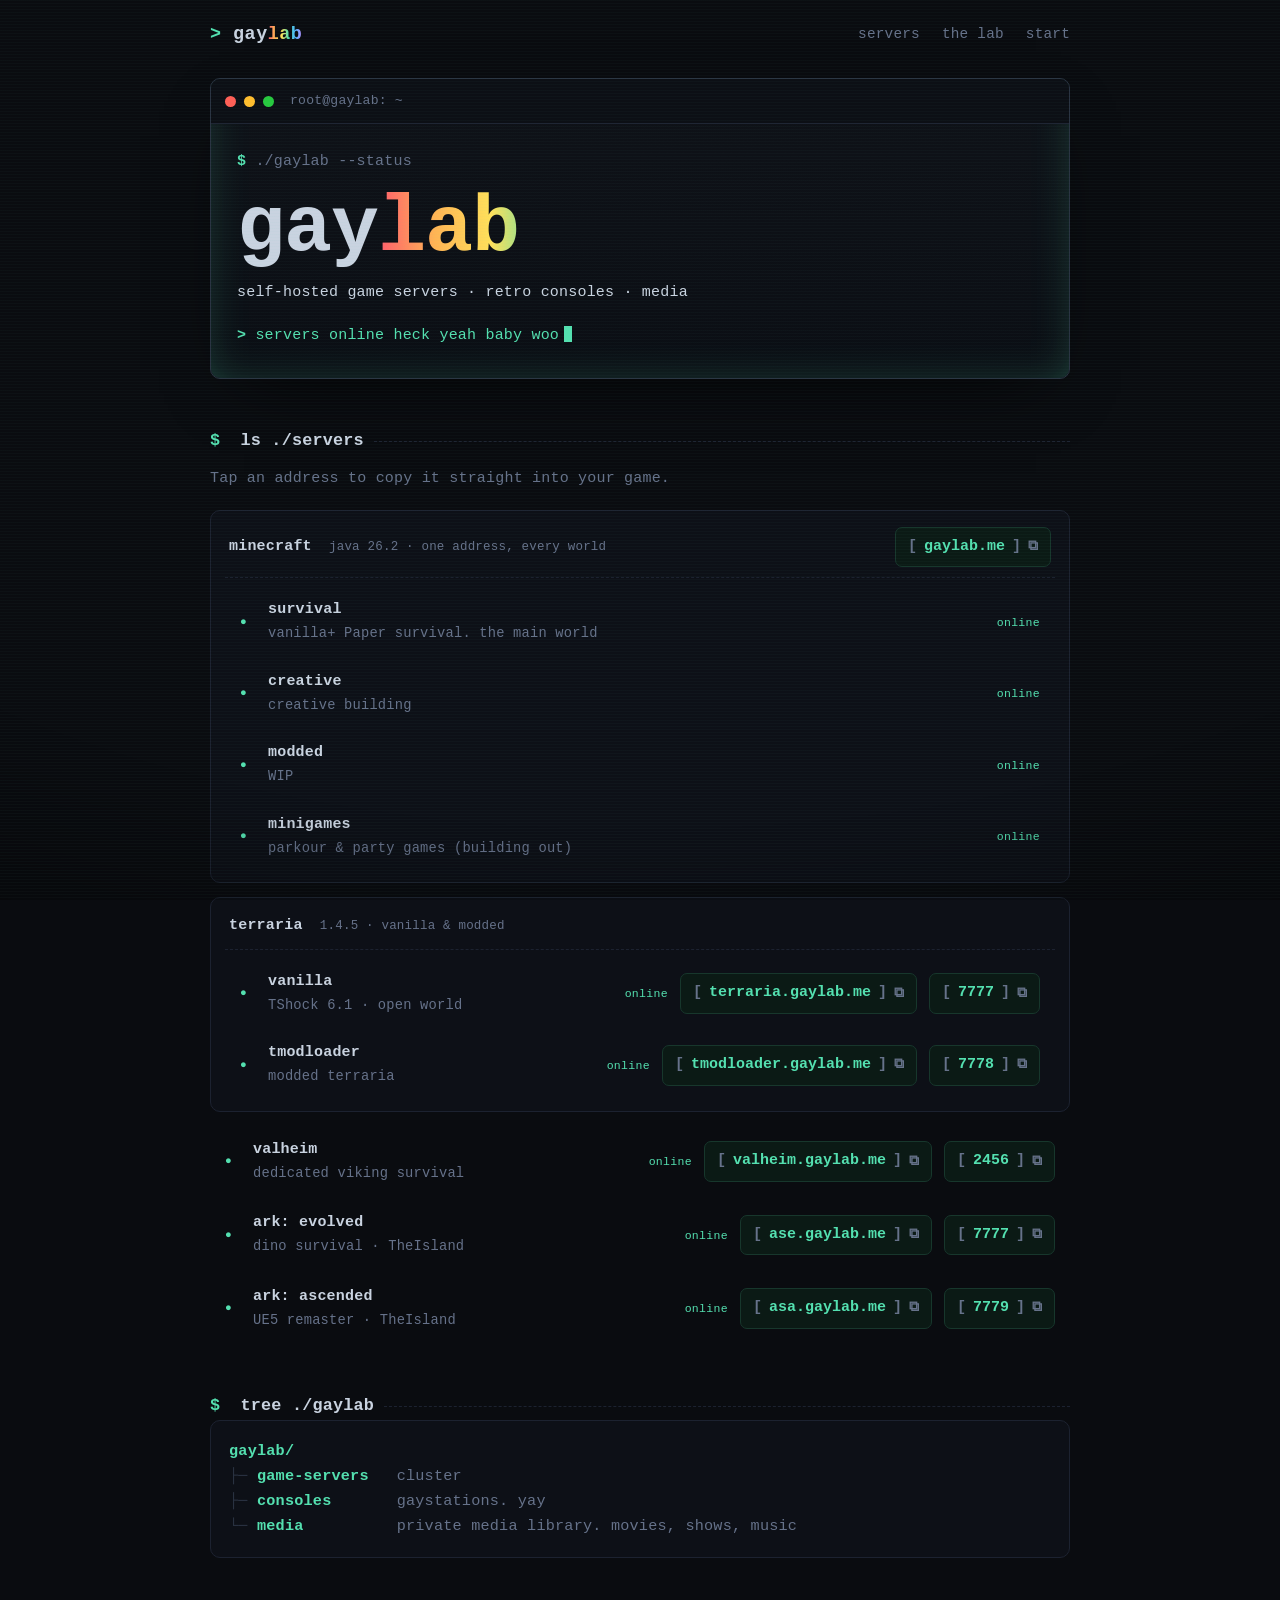
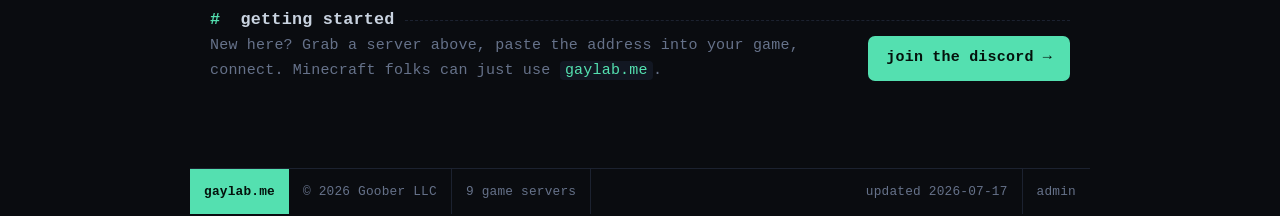
<file: index.html>
<!DOCTYPE html>
<html lang="en">
<head>
  <meta charset="utf-8" />
  <meta name="viewport" content="width=device-width, initial-scale=1" />
  <title>gaylab — self-hosted game servers, consoles &amp; media</title>
  <meta name="description" content="gaylab.me — a home-grown cluster running game servers, retro consoles, and a media library. Grab a server address and jump in." />
  <meta name="theme-color" content="#0a0c10" />
  <link rel="icon" href="favicon.svg" type="image/svg+xml" />
  <meta property="og:title" content="gaylab" />
  <meta property="og:description" content="Self-hosted game servers, retro consoles &amp; media." />
  <meta property="og:type" content="website" />
  <meta property="og:url" content="https://gaylab.me" />
  <link rel="stylesheet" href="style.css" />
</head>
<body>
  <a class="skip" href="#main">skip to content</a>
  <div class="scanlines" aria-hidden="true"></div>

  <header class="topbar">
    <a class="brand" href="./"><span class="prompt" aria-hidden="true">&gt;</span> gay<span class="grad">lab</span></a>
    <nav class="nav" aria-label="Primary">
      <a href="#servers">servers</a>
      <a href="#lab">the lab</a>
      <a href="#start">start</a>
    </nav>
  </header>

  <main id="main" class="wrap">
    <section class="term" aria-label="Intro">
      <div class="term-bar" aria-hidden="true">
        <span class="dot d-r"></span><span class="dot d-y"></span><span class="dot d-g"></span>
        <span class="term-title">root@gaylab: ~</span>
      </div>
      <div class="term-body">
        <p class="line"><span class="pr">$</span> ./gaylab --status</p>
        <h1 class="wordmark">gay<span class="grad">lab</span></h1>
        <p class="tag">self-hosted game servers &middot; retro consoles &middot; media</p>
        <p class="line boot" id="status-banner"><span class="pr">&gt;</span> <span id="boot-text">online</span><span class="cursor" aria-hidden="true"></span></p>
      </div>
    </section>

    <section id="servers" class="block">
      <h2 class="head"><span class="pr">$</span>&nbsp;ls ./servers<span class="rule" aria-hidden="true"></span></h2>
      <p class="note">Tap an address to copy it straight into your game.</p>
      <div id="minecraft"></div>
      <div id="terraria"></div>
      <div id="games" class="rows"></div>
    </section>

    <section id="lab" class="block">
      <h2 class="head"><span class="pr">$</span>&nbsp;tree ./gaylab<span class="rule" aria-hidden="true"></span></h2>
      <div id="lab-tree" class="tree"></div>
    </section>

    <section id="start" class="block">
      <h2 class="head"><span class="pr">#</span>&nbsp;getting started<span class="rule" aria-hidden="true"></span></h2>
      <div class="startgrid">
        <p class="note">New here? Grab a server above, paste the address into your game, connect. Minecraft folks can just use <code>gaylab.me</code>.</p>
        <a class="btn" id="discord-link" href="https://discord.gg/87yQPrNyu" hidden>join the discord &rarr;</a>
      </div>
    </section>
  </main>

  <footer class="statusline" aria-label="Status">
    <span class="seg seg-accent">gaylab.me</span>
    <span class="seg seg-copyright">&copy; 2026 Goober LLC</span>
    <span class="seg" id="seg-count">&mdash; servers</span>
    <span class="seg push" id="seg-updated">updated &mdash;</span>
    <span class="seg seg-admin"><a id="admin-link" href="#">admin</a></span>
  </footer>

  <div id="toast" class="toast" role="status" aria-live="polite"></div>

  <script src="data.js"></script>
  <script src="app.js"></script>
</body>
</html>
</file>
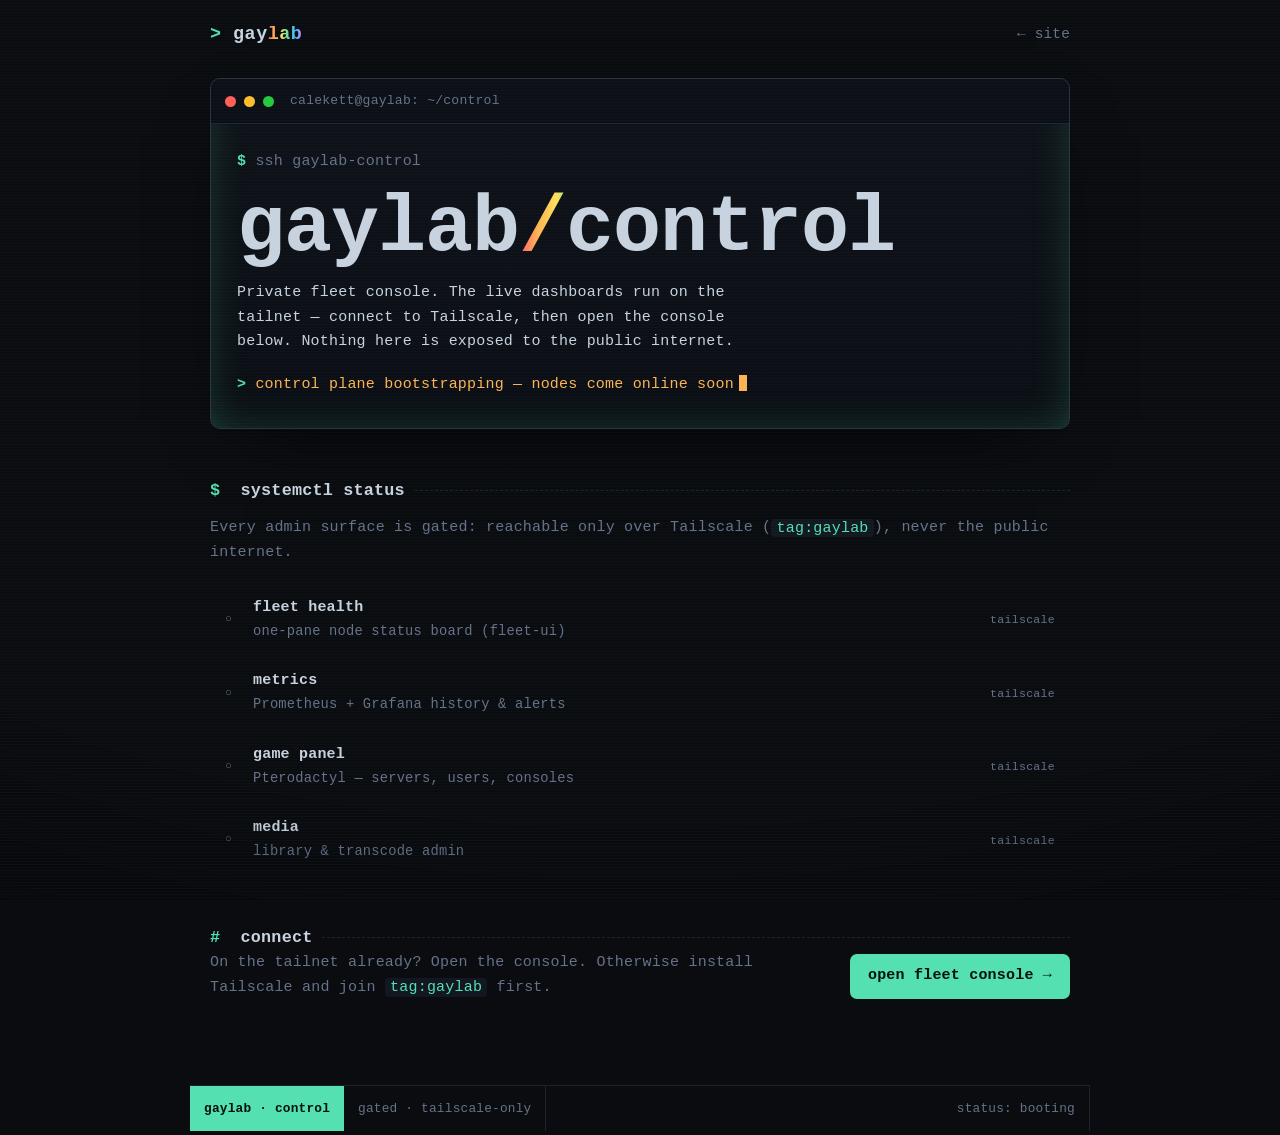
<file: dash/index.html>
<!DOCTYPE html>
<html lang="en">
<head>
  <meta charset="utf-8" />
  <meta name="viewport" content="width=device-width, initial-scale=1" />
  <title>gaylab control</title>
  <meta name="description" content="GayLab fleet control — private console, gated behind Tailscale." />
  <meta name="theme-color" content="#0a0c10" />
  <meta name="robots" content="noindex" />
  <link rel="icon" href="../favicon.svg" type="image/svg+xml" />
  <link rel="stylesheet" href="../style.css" />
</head>
<body>
  <a class="skip" href="#main">skip to content</a>
  <div class="scanlines" aria-hidden="true"></div>

  <header class="topbar">
    <a class="brand" href="/"><span class="prompt" aria-hidden="true">&gt;</span> gay<span class="grad">lab</span></a>
    <nav class="nav" aria-label="Primary"><a href="/">&larr; site</a></nav>
  </header>

  <main id="main" class="wrap">
    <section class="term" aria-label="Control">
      <div class="term-bar" aria-hidden="true">
        <span class="dot d-r"></span><span class="dot d-y"></span><span class="dot d-g"></span>
        <span class="term-title">calekett@gaylab: ~/control</span>
      </div>
      <div class="term-body">
        <p class="line"><span class="pr">$</span> ssh gaylab-control</p>
        <h1 class="wordmark">gaylab<span class="grad">/</span>control</h1>
        <p class="tag">Private fleet console. The live dashboards run on the tailnet &mdash; connect to Tailscale, then open the console below. Nothing here is exposed to the public internet.</p>
        <p class="line boot warn"><span class="pr">&gt;</span> control plane bootstrapping &mdash; nodes come online soon<span class="cursor" aria-hidden="true"></span></p>
      </div>
    </section>

    <section class="block">
      <h2 class="head"><span class="pr">$</span>&nbsp;systemctl status<span class="rule" aria-hidden="true"></span></h2>
      <p class="note">Every admin surface is gated: reachable only over Tailscale (<code>tag:gaylab</code>), never the public internet.</p>
      <div class="rows">
        <div class="row"><span class="glyph g-planned" aria-hidden="true">○</span><div class="rc"><span class="rname">fleet health</span><span class="rdesc">one-pane node status board (fleet-ui)</span></div><div class="rright"><span class="pill g-planned">tailscale</span></div></div>
        <div class="row"><span class="glyph g-planned" aria-hidden="true">○</span><div class="rc"><span class="rname">metrics</span><span class="rdesc">Prometheus + Grafana history &amp; alerts</span></div><div class="rright"><span class="pill g-planned">tailscale</span></div></div>
        <div class="row"><span class="glyph g-planned" aria-hidden="true">○</span><div class="rc"><span class="rname">game panel</span><span class="rdesc">Pterodactyl — servers, users, consoles</span></div><div class="rright"><span class="pill g-planned">tailscale</span></div></div>
        <div class="row"><span class="glyph g-planned" aria-hidden="true">○</span><div class="rc"><span class="rname">media</span><span class="rdesc">library &amp; transcode admin</span></div><div class="rright"><span class="pill g-planned">tailscale</span></div></div>
      </div>
    </section>

    <section class="block">
      <h2 class="head"><span class="pr">#</span>&nbsp;connect<span class="rule" aria-hidden="true"></span></h2>
      <div class="startgrid">
        <p class="note">On the tailnet already? Open the console. Otherwise install Tailscale and join <code>tag:gaylab</code> first.</p>
        <!-- EDIT: point this at the real dashboard once the fleet is up — your Tailscale
             MagicDNS name for the monitoring host, e.g. http://monitoring.tailXXXX.ts.net:8088
             (the fleet-ui). Keep it OFF the public internet. -->
        <a class="btn" id="console-link" href="#">open fleet console &rarr;</a>
      </div>
    </section>
  </main>

  <footer class="statusline" aria-label="Status">
    <span class="seg seg-accent">gaylab &middot; control</span>
    <span class="seg">gated &middot; tailscale-only</span>
    <span class="seg push">status: booting</span>
  </footer>
</body>
</html>
</file>
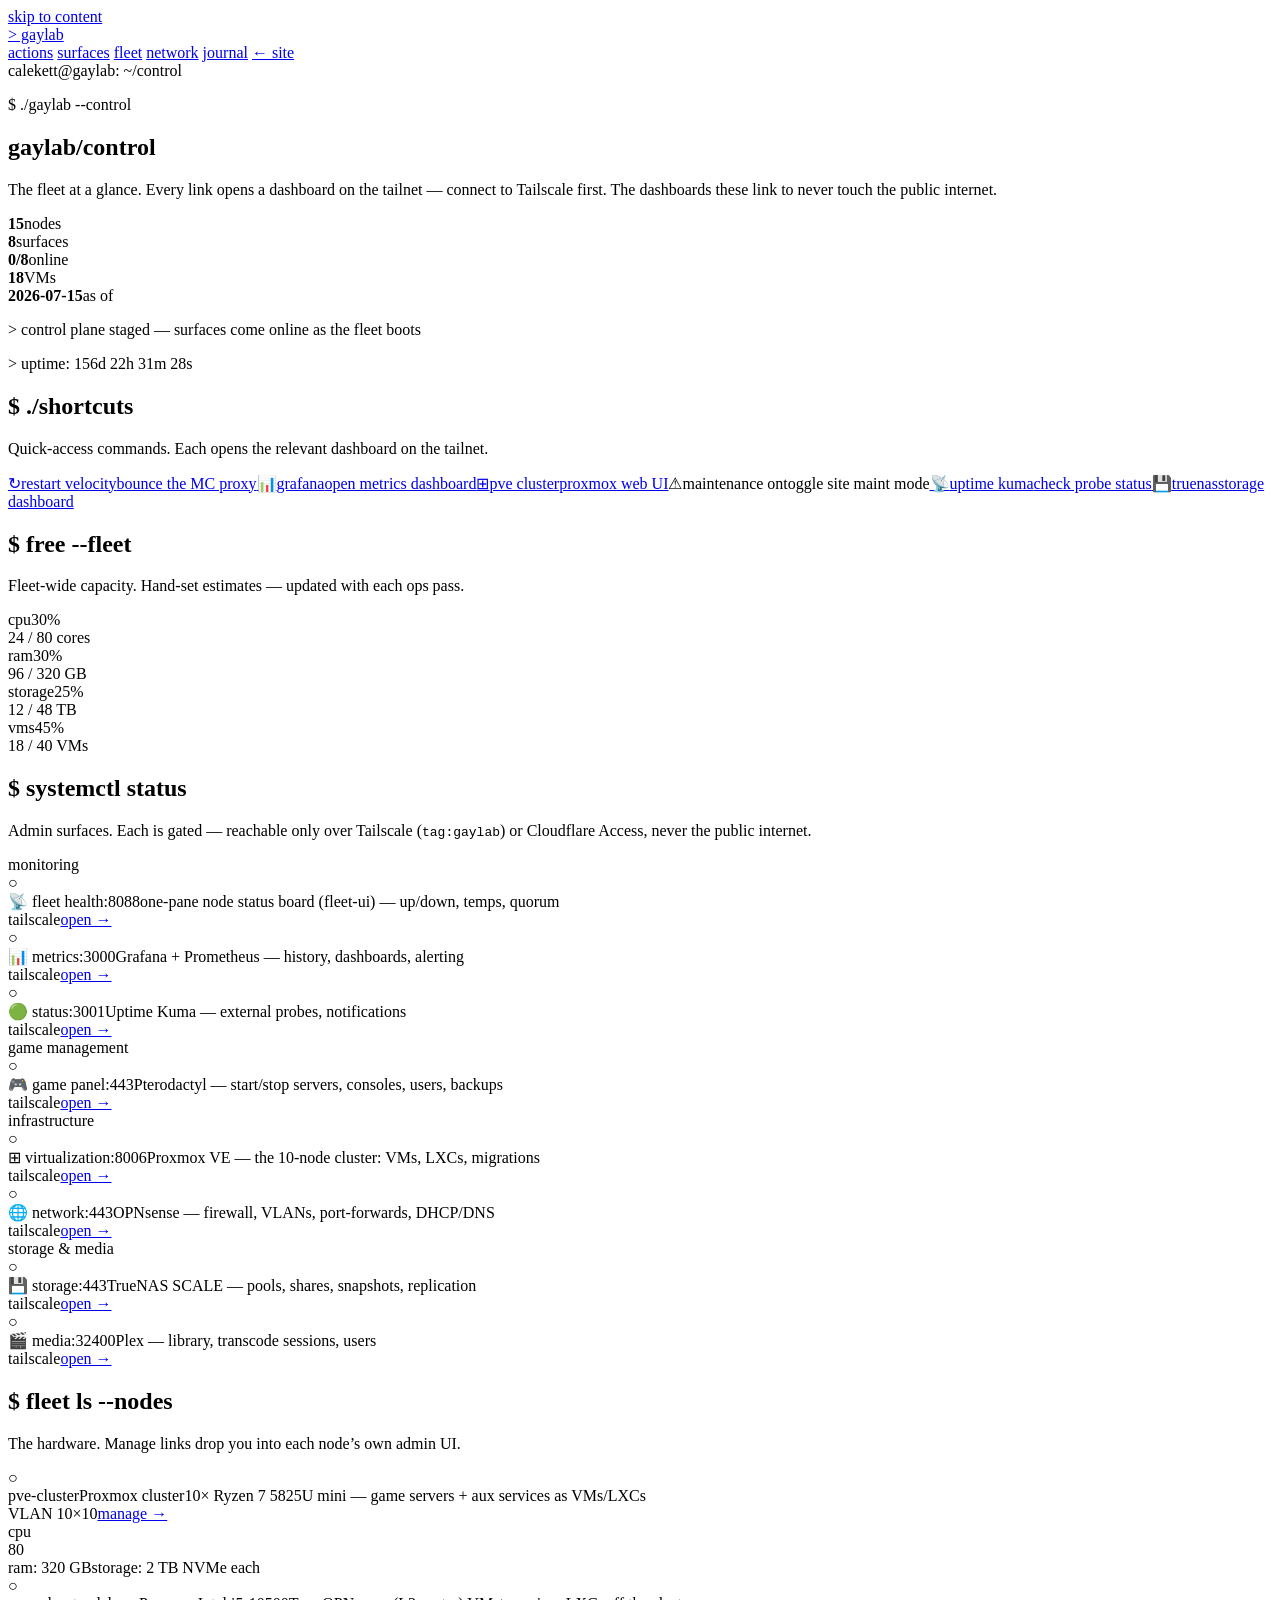
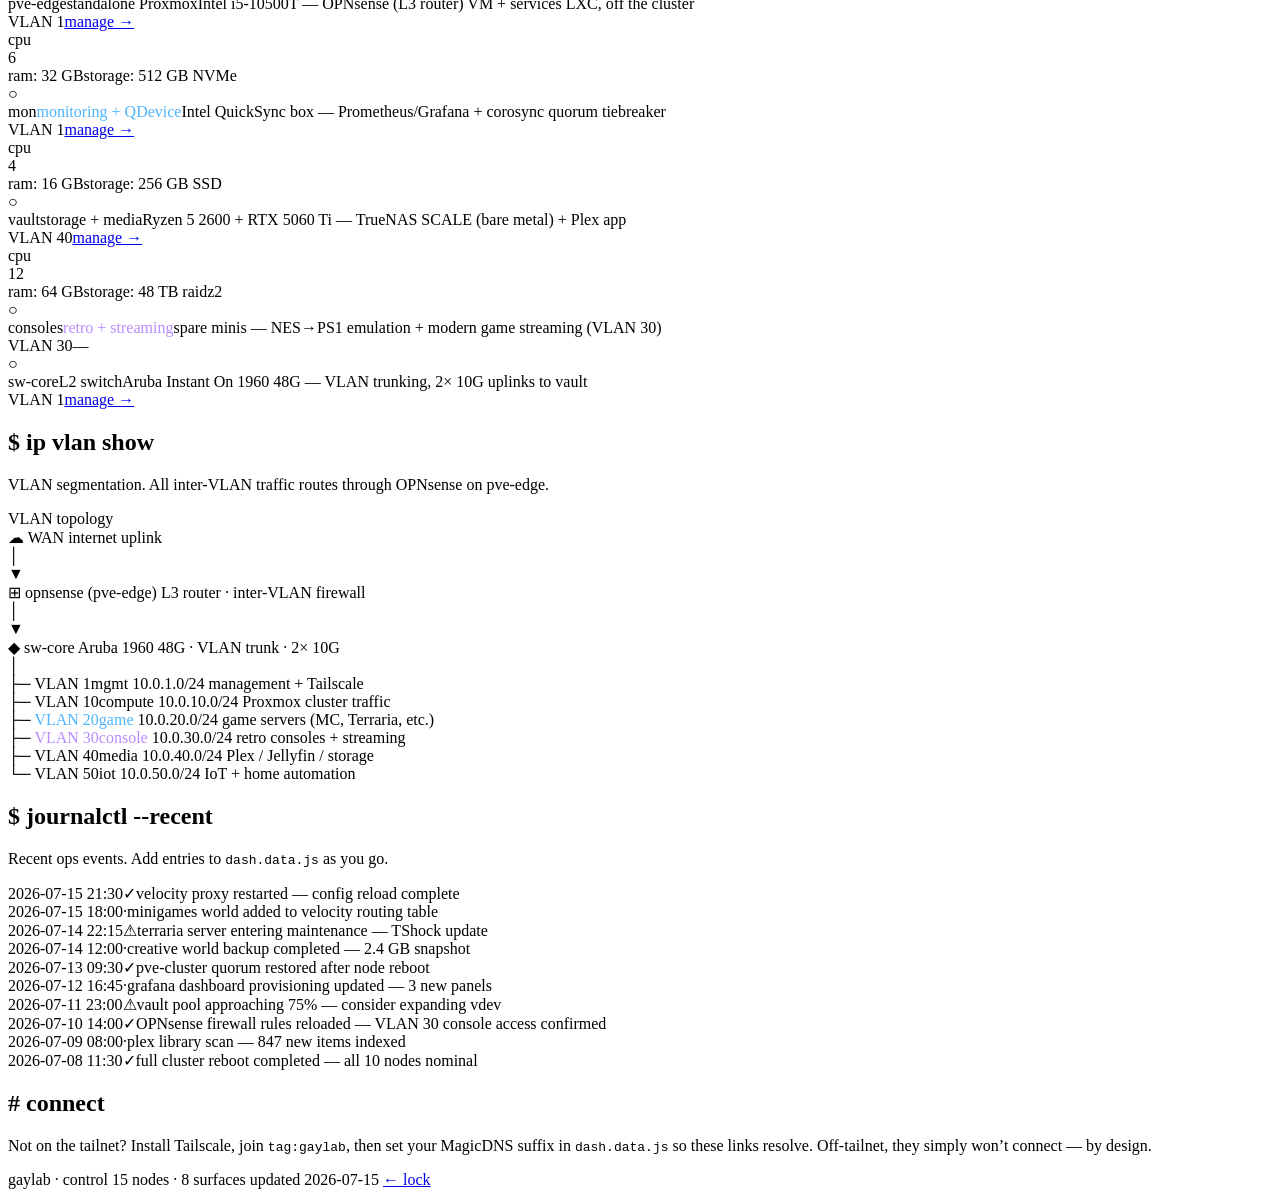
<file: dash/console/index.html>
<!DOCTYPE html>
<html lang="en">
<head>
  <meta charset="utf-8" />
  <meta name="viewport" content="width=device-width, initial-scale=1" />
  <title>gaylab control plane</title>
  <meta name="description" content="GayLab fleet control plane — private, gated at the edge." />
  <meta name="theme-color" content="#0a0c10" />
  <meta name="robots" content="noindex, nofollow" />
  <meta name="referrer" content="no-referrer" />
  <!-- Assets are absolute so the hub stays themed whether it's served at
       gaylab.me/dash/console/ (preview) or at the dash.gaylab.me root (real). -->
  <link rel="icon" href="https://gaylab.me/favicon.svg" type="image/svg+xml" />
  <link rel="stylesheet" href="https://gaylab.me/style.css" />
</head>
<body>
  <a class="skip" href="#main">skip to content</a>
  <div class="scanlines" aria-hidden="true"></div>

  <header class="topbar">
    <a class="brand" href="https://gaylab.me/"><span class="prompt" aria-hidden="true">&gt;</span> gay<span class="grad">lab</span></a>
    <nav class="nav" aria-label="Primary">
      <a href="#actions">actions</a>
      <a href="#surfaces">surfaces</a>
      <a href="#fleet">fleet</a>
      <a href="#topology">network</a>
      <a href="#journal">journal</a>
      <a href="https://gaylab.me/">&larr; site</a>
    </nav>
  </header>

  <main id="main" class="wrap">
    <!-- ── Hero ── -->
    <section class="term" aria-label="Control plane">
      <div class="term-bar" aria-hidden="true">
        <span class="dot d-r"></span><span class="dot d-y"></span><span class="dot d-g"></span>
        <span class="term-title">calekett@gaylab: ~/control</span>
      </div>
      <div class="term-body">
        <p class="line"><span class="pr">$</span> ./gaylab --control</p>
        <h1 class="wordmark">gaylab<span class="grad">/</span>control</h1>
        <p class="tag">The fleet at a glance. Every link opens a dashboard on the tailnet &mdash; connect to
          Tailscale first. The dashboards these link to never touch the public internet.</p>
        <div class="statgrid" id="stats"></div>
        <p class="line boot" id="status-banner"><span class="pr">&gt;</span> <span id="boot-text">booting</span><span class="cursor" aria-hidden="true"></span></p>
        <p class="line" id="uptime-line" style="margin-top:6px" hidden><span class="pr">&gt;</span> uptime: <span id="uptime-value" class="uptime-val">—</span></p>
      </div>
    </section>

    <!-- ── Quick Actions ── -->
    <section id="actions" class="block">
      <h2 class="head"><span class="pr">$</span>&nbsp;./shortcuts<span class="rule" aria-hidden="true"></span></h2>
      <p class="note">Quick-access commands. Each opens the relevant dashboard on the tailnet.</p>
      <div class="action-grid" id="action-bar"></div>
    </section>

    <!-- ── Resource Gauges ── -->
    <section id="resources" class="block">
      <h2 class="head"><span class="pr">$</span>&nbsp;free --fleet<span class="rule" aria-hidden="true"></span></h2>
      <p class="note">Fleet-wide capacity. Hand-set estimates &mdash; updated with each ops pass.</p>
      <div class="gauge-grid" id="gauges"></div>
    </section>

    <!-- ── Control Surfaces ── -->
    <section id="surfaces" class="block">
      <h2 class="head"><span class="pr">$</span>&nbsp;systemctl status<span class="rule" aria-hidden="true"></span></h2>
      <p class="note">Admin surfaces. Each is gated &mdash; reachable only over Tailscale (<code>tag:gaylab</code>) or Cloudflare Access, never the public internet.</p>
      <div class="rows" id="services"></div>
    </section>

    <!-- ── Fleet Nodes ── -->
    <section id="fleet" class="block">
      <h2 class="head"><span class="pr">$</span>&nbsp;fleet ls --nodes<span class="rule" aria-hidden="true"></span></h2>
      <p class="note">The hardware. Manage links drop you into each node&rsquo;s own admin UI.</p>
      <div id="nodes"></div>
    </section>

    <!-- ── Network Topology ── -->
    <section id="topology" class="block">
      <h2 class="head"><span class="pr">$</span>&nbsp;ip vlan show<span class="rule" aria-hidden="true"></span></h2>
      <p class="note">VLAN segmentation. All inter-VLAN traffic routes through OPNsense on pve-edge.</p>
      <div class="topo-map" id="topo-map"></div>
    </section>

    <!-- ── Journal ── -->
    <section id="journal" class="block">
      <h2 class="head"><span class="pr">$</span>&nbsp;journalctl --recent<span class="rule" aria-hidden="true"></span></h2>
      <p class="note">Recent ops events. Add entries to <code>dash.data.js</code> as you go.</p>
      <div class="journal" id="journal-log"></div>
    </section>

    <!-- ── Connect notice ── -->
    <section class="block">
      <h2 class="head"><span class="pr">#</span>&nbsp;connect<span class="rule" aria-hidden="true"></span></h2>
      <p class="note">Not on the tailnet? Install Tailscale, join <code>tag:gaylab</code>, then set your MagicDNS
        suffix in <code>dash.data.js</code> so these links resolve. Off-tailnet, they simply won&rsquo;t connect &mdash; by design.</p>
    </section>
  </main>

  <footer class="statusline" aria-label="Status">
    <span class="seg seg-accent">gaylab &middot; control</span>
    <span class="seg" id="seg-nodes">&mdash;</span>
    <span class="seg push" id="seg-updated">updated &mdash;</span>
    <span class="seg seg-admin"><a href="https://gaylab.me/dash/">&larr; lock</a></span>
  </footer>

  <script src="dash.data.js"></script>
  <script src="dash.app.js"></script>
</body>
</html>
</file>
<file: style.css>
/* gaylab.me — "lab console" terminal theme. Vanilla CSS, no build step. */
:root {
  --bg: #0a0c10;
  --panel: #0f1218;
  --panel-2: #0b0e14;
  --line: #1c2230;
  --frame: #2a3342;
  --fg: #c9d3e0;
  --dim: #66728a;
  --accent: #54e0b0;                 /* phosphor mint */
  --amber: #ffb454;
  --red: #ff5d6c;
  --grad: linear-gradient(90deg,#ff5d6c,#ffb454,#ffe05a,#54e0b0,#4db5ff,#b98cff);
  --mono: ui-monospace,"Cascadia Code","JetBrains Mono","SF Mono",Menlo,Consolas,"Liberation Mono",monospace;
  --maxw: 900px;
}
* { box-sizing: border-box; }
html { scroll-behavior: smooth; }
body {
  margin: 0; background: var(--bg); color: var(--fg);
  font: 15px/1.65 var(--mono); letter-spacing: .2px;
  -webkit-font-smoothing: antialiased;
}
a { color: var(--accent); text-decoration: none; }
a:hover { text-decoration: underline; }
h1, h2 { margin: 0; font-weight: 700; }
code { color: var(--accent); background: #121722; padding: .05em .35em; border-radius: 4px; }
.pr { color: var(--accent); font-weight: 700; }
.grad { background: var(--grad); -webkit-background-clip: text; background-clip: text; color: transparent; }

/* faint CRT scanlines + vignette (static, so it's fine with reduced-motion) */
.scanlines {
  position: fixed; inset: 0; pointer-events: none; z-index: 3;
  background:
    repeating-linear-gradient(to bottom, rgba(120,200,180,.03) 0 1px, transparent 1px 3px),
    radial-gradient(130% 100% at 50% 30%, transparent 62%, rgba(0,0,0,.55) 100%);
}
.skip { position: absolute; left: -999px; background: var(--accent); color: #04120c; padding: .5em 1em; }
.skip:focus { left: 0; top: 0; z-index: 10; }

/* top bar */
.topbar { max-width: var(--maxw); margin: 0 auto; padding: 20px; display: flex; align-items: center; justify-content: space-between; }
.brand { color: var(--fg); font-weight: 700; font-size: 1.15rem; letter-spacing: .5px; }
.brand .prompt { color: var(--accent); }
.brand:hover { text-decoration: none; }
.nav { display: flex; gap: 22px; }
.nav a { color: var(--dim); font-size: .9rem; }
.nav a:hover { color: var(--fg); text-decoration: none; }

.wrap { max-width: var(--maxw); margin: 0 auto; padding: 8px 20px 40px; }

/* terminal hero */
.term {
  border: 1px solid var(--frame); border-radius: 10px; overflow: hidden;
  background: linear-gradient(180deg, var(--panel), var(--panel-2));
  box-shadow: 0 24px 70px -34px #000, inset 0 0 70px -46px var(--accent);
}
.term-bar { display: flex; align-items: center; gap: 8px; padding: 11px 14px; background: #0c0f15; border-bottom: 1px solid var(--line); }
.term-bar .dot { width: 11px; height: 11px; border-radius: 50%; }
.d-r { background: #ff5f56; } .d-y { background: #ffbd2e; } .d-g { background: #27c93f; }
.term-title { margin-left: 8px; color: var(--dim); font-size: .82rem; }
.term-body { padding: 26px 26px 30px; }
.line { margin: 0 0 6px; color: var(--dim); }
.wordmark { font-size: clamp(2.6rem, 11vw, 5rem); font-weight: 800; letter-spacing: -1px; line-height: 1.05; margin: 12px 0 10px; color: var(--fg); }
.wordmark .grad { background: var(--grad); background-size: 200% auto; -webkit-background-clip: text; background-clip: text; color: transparent; animation: pan 9s linear infinite; }
@keyframes pan { to { background-position: 200% center; } }
.tag { max-width: 58ch; color: var(--fg); margin: 0 0 18px; }
.boot { color: var(--accent); margin: 16px 0 0; }
.boot.warn { color: var(--amber); }
.cursor { display: inline-block; width: .55em; height: 1.05em; background: currentColor; margin-left: 5px; vertical-align: -3px; animation: blink 1.1s steps(1) infinite; }
@keyframes blink { 50% { opacity: 0; } }

/* section heads, prompt-style */
.block { margin-top: 48px; }
.head { display: flex; align-items: center; gap: 10px; font-size: 1.05rem; color: var(--fg); }
.head .rule { flex: 1; border-top: 1px dashed var(--line); }
.note { color: var(--dim); margin: 12px 0 18px; }

/* server rows (systemctl-ish output) */
.rows { display: flex; flex-direction: column; gap: 2px; }
.row, .mc-world { display: grid; grid-template-columns: 16px 1fr auto; align-items: center; gap: 12px; padding: 11px 14px; border: 1px solid transparent; border-radius: 8px; }
.row:hover { border-color: var(--line); background: #0d1017; }
.glyph { font-size: .7rem; line-height: 1; }
.g-online { color: var(--accent); } .g-offline { color: var(--red); } .g-maint { color: var(--amber); } .g-planned { color: var(--dim); }
.rc { min-width: 0; display: flex; flex-direction: column; }
.rname { font-weight: 700; color: var(--fg); }
.rdesc { color: var(--dim); font-size: .86rem; white-space: nowrap; overflow: hidden; text-overflow: ellipsis; }
.rright { display: flex; align-items: center; gap: 12px; justify-content: flex-end; }
.pill { font-size: .72rem; letter-spacing: .3px; white-space: nowrap; }

/* minecraft sub-panel */
.mc { border: 1px solid var(--line); border-radius: 10px; padding: 16px 14px 10px; margin-bottom: 14px; background: #0d1017; }
.mc-top { display: flex; align-items: center; justify-content: space-between; gap: 14px; flex-wrap: wrap; padding: 0 4px 10px; border-bottom: 1px dashed var(--line); margin-bottom: 8px; }
.mc-name { font-weight: 700; color: var(--fg); }
.mc-name small { color: var(--dim); font-weight: 400; margin-left: 8px; }
.mc-world .rdesc { white-space: normal; }

/* address chip */
.addr { display: inline-flex; align-items: center; gap: 7px; font: inherit; font-weight: 700; color: var(--accent); background: #0b1a15; border: 1px solid #17372c; border-radius: 7px; padding: 7px 12px; cursor: pointer; transition: border-color .15s, transform .1s; }
.addr:hover { border-color: var(--accent); }
.addr:active { transform: scale(.97); }
.addr .br { color: var(--dim); }
.addr .ic { color: var(--dim); font-size: .9em; }

/* tree */
.tree { border: 1px solid var(--line); border-radius: 10px; padding: 18px; background: #0d1017; overflow-x: auto; font-size: .95rem; }
.t-row { display: block; white-space: pre; }
.t-branch { color: var(--frame); }
.t-name { color: var(--accent); font-weight: 700; }
.t-desc { color: var(--dim); }

/* start */
.startgrid { display: flex; align-items: center; gap: 20px; flex-wrap: wrap; }
.startgrid .note { margin: 0; flex: 1; min-width: 260px; }
.btn { display: inline-flex; align-items: center; gap: 8px; font: inherit; font-weight: 700; color: #04120c; background: var(--accent); border: 0; border-radius: 7px; padding: 10px 18px; cursor: pointer; }
.btn:hover { text-decoration: none; filter: brightness(1.08); }

/* statusline footer */
.statusline { max-width: var(--maxw); margin: 44px auto 0; display: flex; align-items: stretch; font-size: .8rem; border-top: 1px solid var(--line); flex-wrap: wrap; }
.seg { padding: 12px 14px; color: var(--dim); border-right: 1px solid var(--line); display: flex; align-items: center; }
.seg-accent { color: #04120c; background: var(--accent); font-weight: 700; border-right: 0; }
.seg.push { margin-left: auto; }
.seg-admin { border-right: 0; }
.seg-admin a { color: var(--dim); }
.seg-admin a:hover { color: var(--fg); }

/* toast */
.toast { position: fixed; left: 50%; bottom: 26px; transform: translate(-50%, 16px); background: #0f1218; color: var(--fg); border: 1px solid var(--frame); padding: 10px 18px; border-radius: 8px; opacity: 0; pointer-events: none; transition: opacity .18s, transform .18s; z-index: 5; font-weight: 700; }
.toast.show { opacity: 1; transform: translate(-50%, 0); }
.toast::before { content: "\2713 "; color: var(--accent); }

/* 404 */
.center-page { min-height: 78vh; display: flex; flex-direction: column; justify-content: center; align-items: center; }

/* ── login / setpass form ── */
.auth { display: flex; flex-direction: column; gap: 14px; margin-top: 14px; max-width: 460px; }
.auth.shake { animation: shake .34s ease; }
@keyframes shake { 10%,90% { transform: translateX(-1px); } 30%,70% { transform: translateX(3px); } 50% { transform: translateX(-6px); } }
.field { display: grid; grid-template-columns: 132px 1fr; align-items: center; gap: 12px; }
.field .k { color: var(--dim); font-size: .9rem; text-align: right; }
.field input {
  font: inherit; color: var(--fg); background: #0b0e14; border: 1px solid var(--frame);
  border-radius: 7px; padding: 10px 12px; width: 100%; caret-color: var(--accent);
}
.field input:focus { outline: none; border-color: var(--accent); box-shadow: 0 0 0 2px rgba(84,224,176,.16); }
.authrow { display: flex; align-items: center; gap: 16px; flex-wrap: wrap; margin-top: 4px; }
.authstat { margin: 0; color: var(--dim); font-size: .9rem; }
.authstat.err { color: var(--red); }
.authstat.ok { color: var(--accent); }

/* ── dash hub ── */
.statgrid { display: flex; flex-wrap: wrap; gap: 10px; margin: 18px 0 4px; }
.stat { border: 1px solid var(--line); border-radius: 9px; padding: 11px 16px; background: #0d1017; min-width: 118px; transition: border-color .2s, box-shadow .2s; }
.stat:hover { border-color: var(--accent); box-shadow: 0 0 16px -6px rgba(84,224,176,.2); }
.stat b { display: block; color: var(--fg); font-size: 1.4rem; font-weight: 800; line-height: 1.2; }
.stat span { color: var(--dim); font-size: .76rem; letter-spacing: .3px; }
.rows.wide .rdesc, .row.wide .rdesc { white-space: normal; }
.rname .role { color: var(--dim); font-weight: 400; font-size: .82rem; margin-left: 6px; }
.launch { font-weight: 700; white-space: nowrap; }
.launch.off { color: var(--dim); cursor: not-allowed; }
.launch.off:hover { text-decoration: none; }

/* ── uptime counter ── */
.uptime-val { color: var(--accent); font-weight: 700; font-variant-numeric: tabular-nums; letter-spacing: .5px; }

/* ── quick actions ── */
.action-grid { display: flex; flex-wrap: wrap; gap: 10px; }
.action-chip {
  display: flex; align-items: center; gap: 10px;
  border: 1px solid var(--line); border-radius: 9px;
  padding: 12px 16px; background: #0d1017;
  color: var(--fg); text-decoration: none;
  transition: border-color .2s, box-shadow .2s, transform .12s;
  cursor: pointer; min-width: 170px; flex: 1;
}
.action-chip:hover {
  border-color: var(--accent);
  box-shadow: 0 0 22px -6px rgba(84,224,176,.25), inset 0 0 30px -20px rgba(84,224,176,.08);
  transform: translateY(-1px);
  text-decoration: none;
}
.action-chip:active { transform: translateY(0) scale(.98); }
.action-chip--disabled { opacity: .45; cursor: not-allowed; }
.action-chip--disabled:hover { border-color: var(--line); box-shadow: none; transform: none; }
.act-icon { font-size: 1.3rem; line-height: 1; flex-shrink: 0; }
.act-label { font-weight: 700; color: var(--accent); font-size: .92rem; white-space: nowrap; }
.act-desc { color: var(--dim); font-size: .78rem; margin-left: auto; white-space: nowrap; overflow: hidden; text-overflow: ellipsis; }

/* ── resource gauges ── */
.gauge-grid { display: grid; grid-template-columns: repeat(auto-fill, minmax(200px, 1fr)); gap: 12px; }
.gauge-card {
  border: 1px solid var(--line); border-radius: 9px;
  padding: 14px 16px; background: #0d1017;
  transition: border-color .2s;
}
.gauge-card:hover { border-color: var(--frame); }
.gauge-head { display: flex; justify-content: space-between; align-items: center; margin-bottom: 8px; }
.gauge-name { color: var(--fg); font-weight: 700; font-size: .9rem; text-transform: uppercase; letter-spacing: .5px; }
.gauge-pct { color: var(--accent); font-weight: 800; font-size: 1rem; }
.gauge-track {
  height: 6px; border-radius: 3px; background: #1c2230; overflow: hidden;
}
.gauge-fill {
  height: 100%; border-radius: 3px;
  transition: width .8s cubic-bezier(.22,1,.36,1);
  box-shadow: 0 0 8px -2px currentColor;
}
.gauge-sub { color: var(--dim); font-size: .74rem; margin-top: 6px; display: block; }

/* ── category dividers ── */
.cat-divider {
  display: flex; align-items: center; gap: 12px;
  padding: 14px 0 6px; margin-top: 4px;
}
.cat-label {
  color: var(--dim); font-size: .76rem; font-weight: 700;
  text-transform: uppercase; letter-spacing: 1px; white-space: nowrap;
}
.cat-divider::after {
  content: ""; flex: 1; border-top: 1px dashed var(--line);
}

/* ── service icons & port badges ── */
.svc-icon { margin-right: 4px; }
.port-badge {
  color: var(--dim); font-size: .72rem; font-weight: 400;
  margin-left: 6px; opacity: .7;
}

/* ── row glow hover ── */
.row-glow { transition: border-color .2s, box-shadow .2s, background .2s; }
.row-glow:hover {
  border-color: var(--line) !important;
  background: #0d1017;
  box-shadow: inset 0 0 40px -24px rgba(84,224,176,.06);
}

/* ── node cards ── */
.node-card {
  border: 1px solid var(--line); border-radius: 10px;
  background: #0d1017; margin-bottom: 8px; overflow: hidden;
  transition: border-color .2s, box-shadow .2s;
}
.node-card:hover {
  border-color: var(--frame);
  box-shadow: 0 4px 24px -12px rgba(0,0,0,.4);
}
.node-header {
  display: grid; grid-template-columns: 16px 1fr auto;
  align-items: center; gap: 12px; padding: 14px 16px;
}
.node-header .rdesc { white-space: normal; }
.role-badge {
  display: inline-block; font-size: .7rem; font-weight: 700;
  border: 1px solid; border-radius: 5px;
  padding: 1px 7px; margin-left: 8px; vertical-align: 1px;
  letter-spacing: .3px;
}
.vlan-badge {
  font-size: .68rem; font-weight: 700; color: var(--dim);
  border: 1px solid var(--line); border-radius: 4px;
  padding: 2px 6px; white-space: nowrap; letter-spacing: .3px;
}
.node-res {
  border-top: 1px solid var(--line);
  padding: 10px 16px 12px 44px;
  display: flex; flex-wrap: wrap; gap: 6px 16px;
}
.node-res-line {
  display: flex; align-items: center; gap: 6px;
  color: var(--dim); font-size: .78rem; min-width: 140px;
}
.node-res-label { font-weight: 700; color: var(--fg); text-transform: uppercase; font-size: .68rem; letter-spacing: .3px; min-width: 30px; }
.node-res-val { color: var(--fg); font-weight: 700; font-size: .78rem; min-width: 24px; text-align: right; }
.mini-gauge-track { flex: 1; height: 4px; border-radius: 2px; background: #1c2230; min-width: 50px; }
.mini-gauge-fill { height: 100%; border-radius: 2px; background: var(--accent); }

/* ── network topology ── */
.topo-map {
  border: 1px solid var(--line); border-radius: 10px;
  padding: 20px; background: #0d1017; overflow-x: auto;
  font-size: .88rem;
}
.topo-title {
  color: var(--dim); font-size: .72rem; font-weight: 700;
  text-transform: uppercase; letter-spacing: 1px;
  margin-bottom: 14px; padding-bottom: 8px;
  border-bottom: 1px dashed var(--line);
}
.topo-row { display: block; white-space: pre; line-height: 1.7; }
.topo-row .t-branch { color: var(--frame); }
.topo-row .t-desc { color: var(--dim); font-size: .82rem; }
.topo-node {
  font-weight: 700; padding: 2px 8px; border-radius: 5px;
  display: inline-block;
}
.topo-node--wan { color: var(--red); border: 1px solid rgba(255,93,108,.3); background: rgba(255,93,108,.06); }
.topo-node--router { color: var(--amber); border: 1px solid rgba(255,180,84,.3); background: rgba(255,180,84,.06); }
.topo-node--switch { color: var(--accent); border: 1px solid rgba(84,224,176,.3); background: rgba(84,224,176,.06); }
.topo-vlans { margin-top: 2px; }
.topo-vlan-id { font-weight: 700; font-size: .82rem; display: inline-block; min-width: 62px; }
.topo-vlan-name { font-weight: 700; font-size: .82rem; display: inline-block; min-width: 72px; }

/* ── ops journal ── */
.journal {
  border: 1px solid var(--line); border-radius: 10px;
  background: #0d1017; padding: 6px 0; max-height: 340px;
  overflow-y: auto; overflow-x: hidden;
}
.journal::-webkit-scrollbar { width: 6px; }
.journal::-webkit-scrollbar-track { background: transparent; }
.journal::-webkit-scrollbar-thumb { background: var(--frame); border-radius: 3px; }
.j-line {
  display: flex; align-items: flex-start; gap: 10px;
  padding: 7px 16px; font-size: .84rem;
  transition: background .15s;
}
.j-line:hover { background: rgba(255,255,255,.02); }
.j-time { color: var(--dim); font-size: .76rem; white-space: nowrap; min-width: 130px; font-variant-numeric: tabular-nums; }
.j-icon { font-weight: 700; width: 16px; text-align: center; flex-shrink: 0; }
.j-msg { color: var(--fg); flex: 1; }
.j-ok .j-icon { color: var(--accent); }
.j-info .j-icon { color: var(--dim); }
.j-warn .j-icon { color: var(--amber); }
.j-err .j-icon { color: var(--red); }
.j-warn .j-msg { color: var(--amber); }
.j-err .j-msg { color: var(--red); }

@media (max-width: 560px) {
  .nav { display: none; }
  .row, .mc-world { grid-template-columns: 16px 1fr; }
  .rright { grid-column: 1 / -1; padding-left: 28px; justify-content: flex-start; }
  .field { grid-template-columns: 1fr; gap: 5px; }
  .field .k { text-align: left; }
  .stat { flex: 1; min-width: 44%; }
  .action-chip { min-width: 100%; }
  .act-desc { display: none; }
  .gauge-grid { grid-template-columns: 1fr; }
  .node-header { grid-template-columns: 16px 1fr; }
  .node-header .rright { grid-column: 1 / -1; padding-left: 28px; justify-content: flex-start; }
  .node-res { padding-left: 16px; }
  .topo-map { font-size: .76rem; padding: 14px; }
  .j-time { min-width: 100px; font-size: .68rem; }
}
@media (prefers-reduced-motion: reduce) {
  * { animation: none !important; scroll-behavior: auto !important; transition: none !important; }
  .cursor { opacity: 1; }
}
</file>
